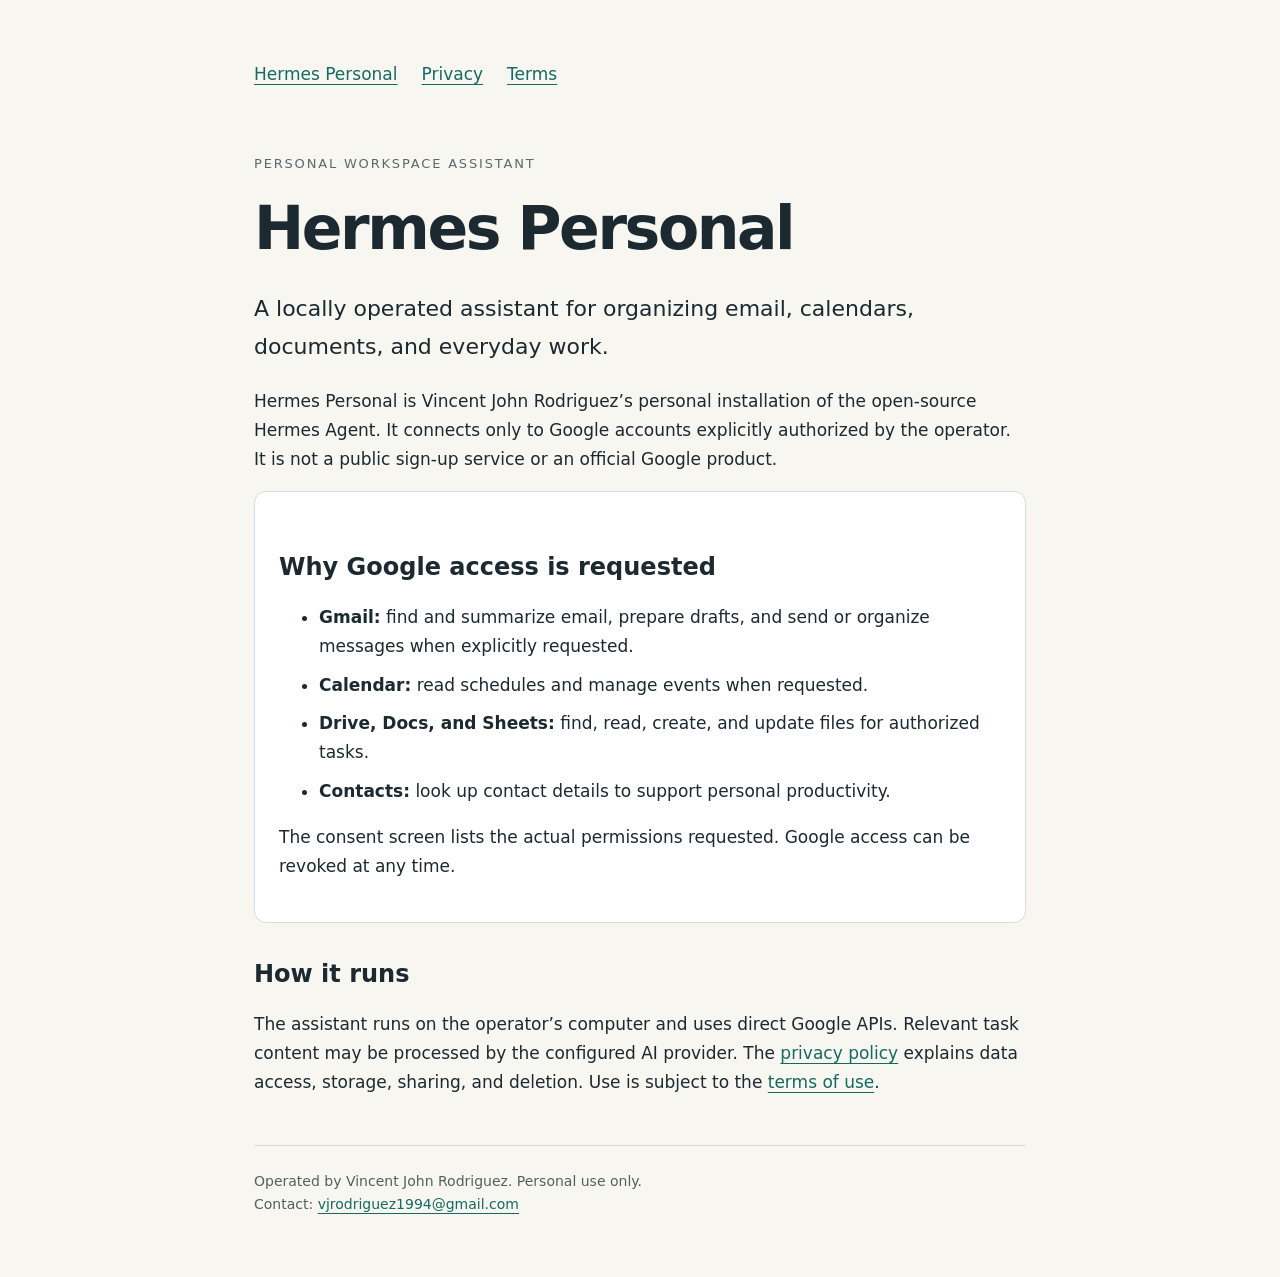
<file: index.html>
<!doctype html>
<html lang="en"><head><meta charset="utf-8"><meta name="viewport" content="width=device-width,initial-scale=1"><title>Personal productivity assistant | Hermes Personal</title><meta name="description" content="Hermes Personal: a personal productivity assistant operated by Vincent John Rodriguez."><link rel="stylesheet" href="style.css"></head><body><main><nav aria-label="Main navigation"><a href="./">Hermes Personal</a><a href="privacy.html">Privacy</a><a href="terms.html">Terms</a></nav><p class="eyebrow">Personal workspace assistant</p><h1>Hermes Personal</h1><p class="lead">A locally operated assistant for organizing email, calendars, documents, and everyday work.</p><p>Hermes Personal is Vincent John Rodriguez’s personal installation of the open-source Hermes Agent. It connects only to Google accounts explicitly authorized by the operator. It is not a public sign-up service or an official Google product.</p><section class="card"><h2>Why Google access is requested</h2><ul><li><strong>Gmail:</strong> find and summarize email, prepare drafts, and send or organize messages when explicitly requested.</li><li><strong>Calendar:</strong> read schedules and manage events when requested.</li><li><strong>Drive, Docs, and Sheets:</strong> find, read, create, and update files for authorized tasks.</li><li><strong>Contacts:</strong> look up contact details to support personal productivity.</li></ul><p>The consent screen lists the actual permissions requested. Google access can be revoked at any time.</p></section><h2>How it runs</h2><p>The assistant runs on the operator’s computer and uses direct Google APIs. Relevant task content may be processed by the configured AI provider. The <a href="privacy.html">privacy policy</a> explains data access, storage, sharing, and deletion. Use is subject to the <a href="terms.html">terms of use</a>.</p><footer>Operated by Vincent John Rodriguez. Personal use only.<br>Contact: <a href="mailto:vjrodriguez1994@gmail.com">vjrodriguez1994@gmail.com</a></footer></main></body></html>
</file>
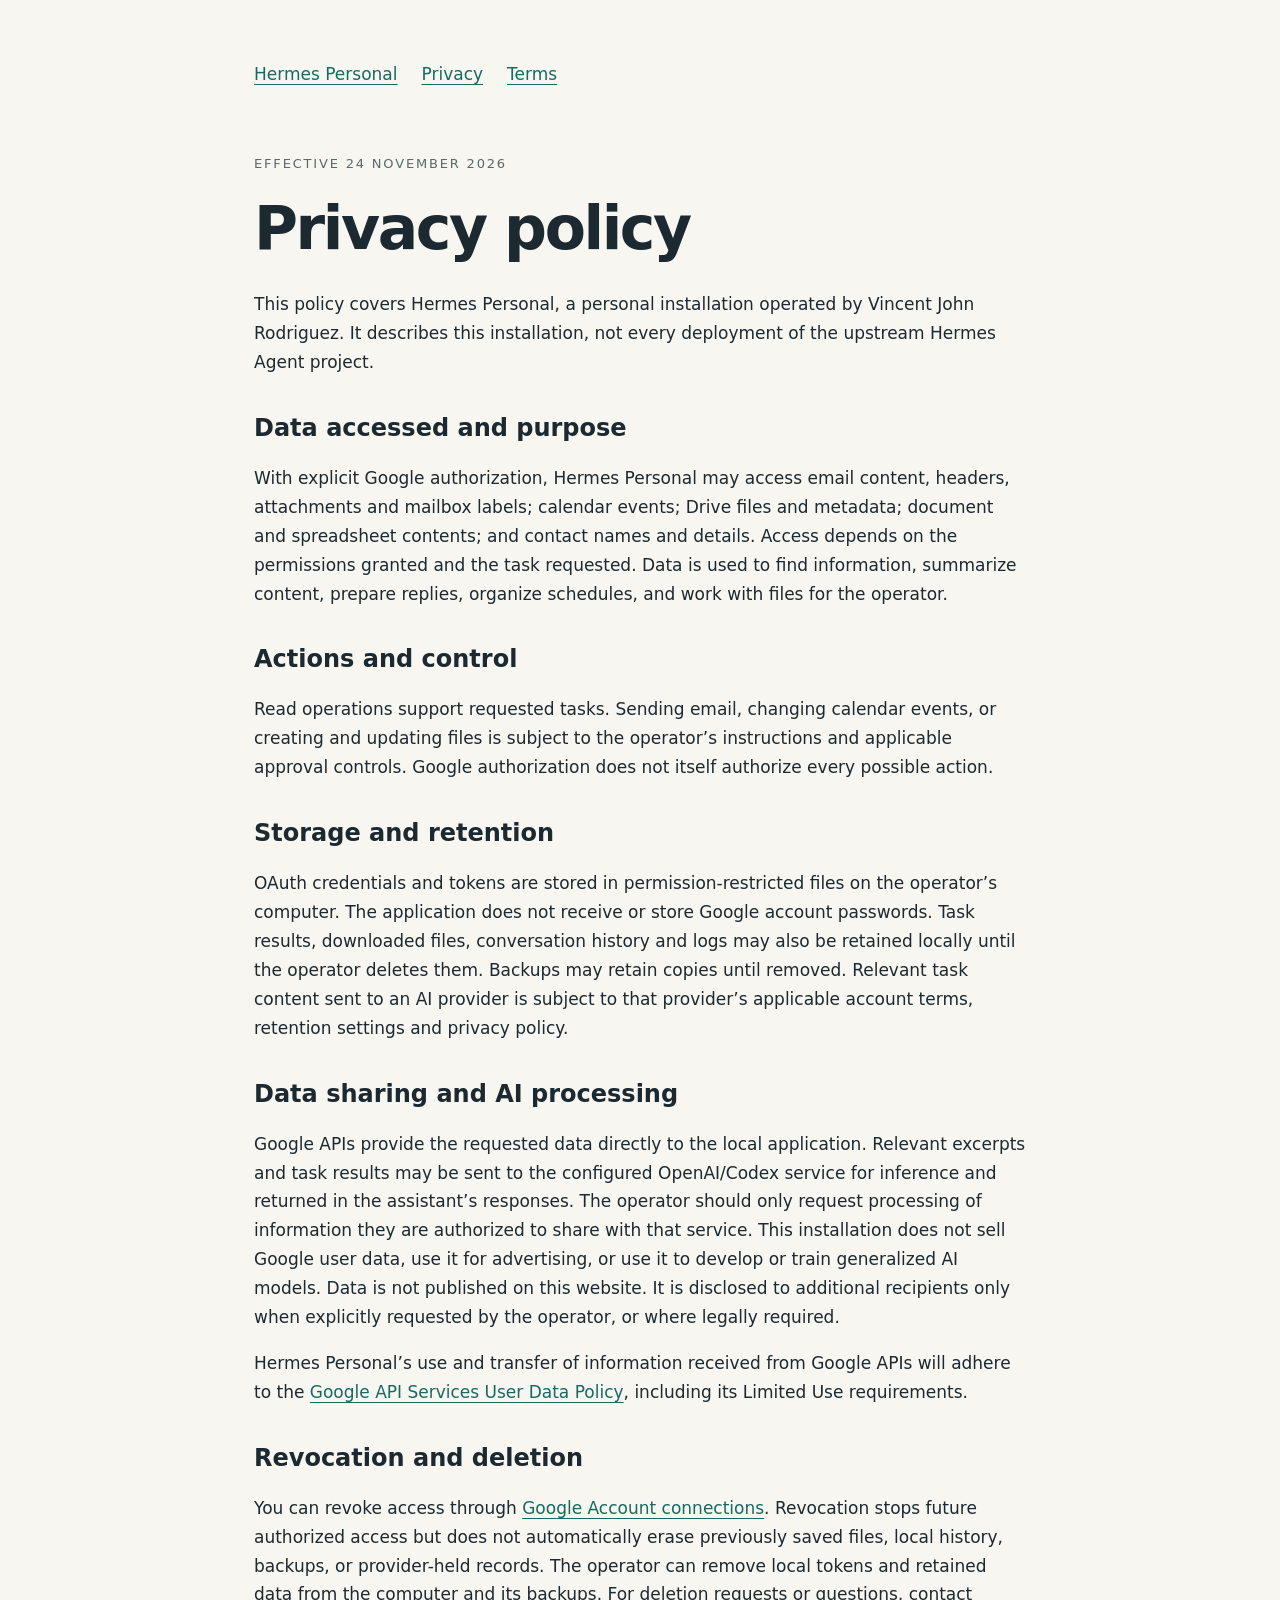
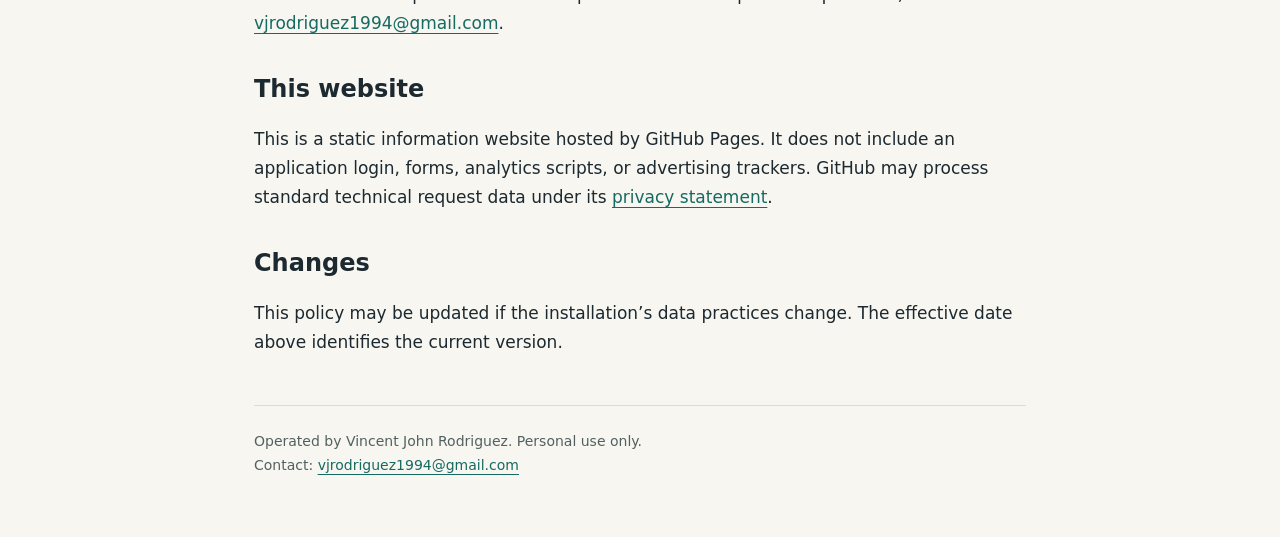
<file: privacy.html>
<!doctype html>
<html lang="en"><head><meta charset="utf-8"><meta name="viewport" content="width=device-width,initial-scale=1"><title>Privacy policy | Hermes Personal</title><meta name="description" content="Hermes Personal: a personal productivity assistant operated by Vincent John Rodriguez."><link rel="stylesheet" href="style.css"></head><body><main><nav aria-label="Main navigation"><a href="./">Hermes Personal</a><a href="privacy.html">Privacy</a><a href="terms.html">Terms</a></nav><p class="eyebrow">Effective 24 November 2026</p><h1>Privacy policy</h1><p>This policy covers Hermes Personal, a personal installation operated by Vincent John Rodriguez. It describes this installation, not every deployment of the upstream Hermes Agent project.</p><h2>Data accessed and purpose</h2><p>With explicit Google authorization, Hermes Personal may access email content, headers, attachments and mailbox labels; calendar events; Drive files and metadata; document and spreadsheet contents; and contact names and details. Access depends on the permissions granted and the task requested. Data is used to find information, summarize content, prepare replies, organize schedules, and work with files for the operator.</p><h2>Actions and control</h2><p>Read operations support requested tasks. Sending email, changing calendar events, or creating and updating files is subject to the operator’s instructions and applicable approval controls. Google authorization does not itself authorize every possible action.</p><h2>Storage and retention</h2><p>OAuth credentials and tokens are stored in permission-restricted files on the operator’s computer. The application does not receive or store Google account passwords. Task results, downloaded files, conversation history and logs may also be retained locally until the operator deletes them. Backups may retain copies until removed. Relevant task content sent to an AI provider is subject to that provider’s applicable account terms, retention settings and privacy policy.</p><h2>Data sharing and AI processing</h2><p>Google APIs provide the requested data directly to the local application. Relevant excerpts and task results may be sent to the configured OpenAI/Codex service for inference and returned in the assistant’s responses. The operator should only request processing of information they are authorized to share with that service. This installation does not sell Google user data, use it for advertising, or use it to develop or train generalized AI models. Data is not published on this website. It is disclosed to additional recipients only when explicitly requested by the operator, or where legally required.</p><p>Hermes Personal’s use and transfer of information received from Google APIs will adhere to the <a href="https://developers.google.com/terms/api-services-user-data-policy">Google API Services User Data Policy</a>, including its Limited Use requirements.</p><h2>Revocation and deletion</h2><p>You can revoke access through <a href="https://myaccount.google.com/connections">Google Account connections</a>. Revocation stops future authorized access but does not automatically erase previously saved files, local history, backups, or provider-held records. The operator can remove local tokens and retained data from the computer and its backups. For deletion requests or questions, contact <a href="mailto:vjrodriguez1994@gmail.com">vjrodriguez1994@gmail.com</a>.</p><h2>This website</h2><p>This is a static information website hosted by GitHub Pages. It does not include an application login, forms, analytics scripts, or advertising trackers. GitHub may process standard technical request data under its <a href="https://docs.github.com/en/site-policy/privacy-policies/github-general-privacy-statement">privacy statement</a>.</p><h2>Changes</h2><p>This policy may be updated if the installation’s data practices change. The effective date above identifies the current version.</p><footer>Operated by Vincent John Rodriguez. Personal use only.<br>Contact: <a href="mailto:vjrodriguez1994@gmail.com">vjrodriguez1994@gmail.com</a></footer></main></body></html>
</file>
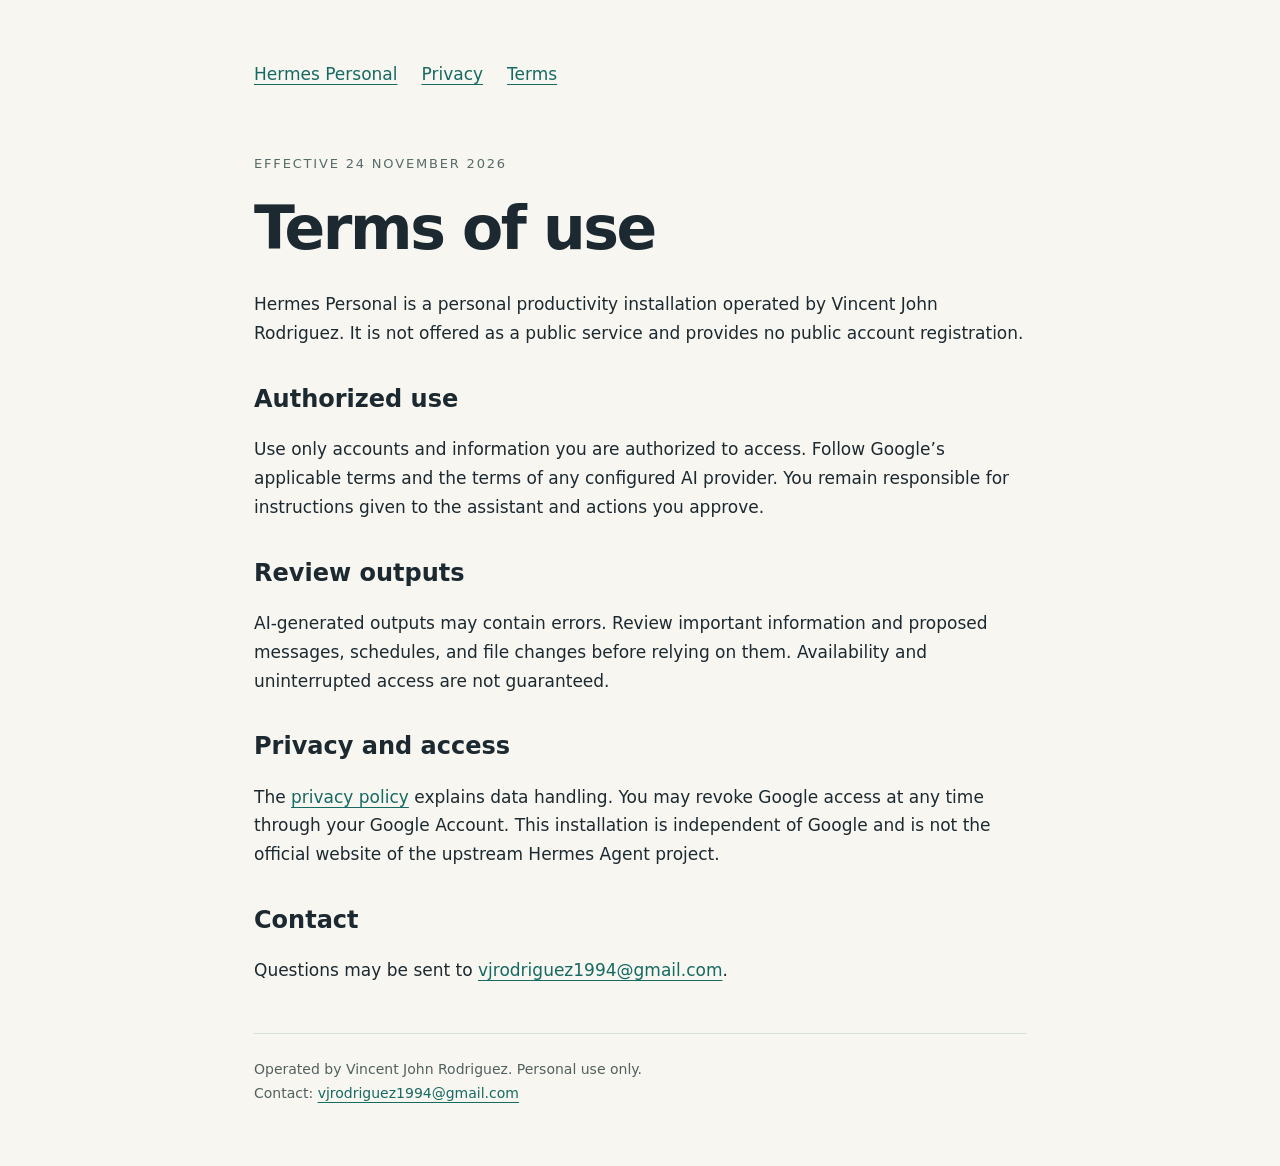
<file: terms.html>
<!doctype html>
<html lang="en"><head><meta charset="utf-8"><meta name="viewport" content="width=device-width,initial-scale=1"><title>Terms of use | Hermes Personal</title><meta name="description" content="Hermes Personal: a personal productivity assistant operated by Vincent John Rodriguez."><link rel="stylesheet" href="style.css"></head><body><main><nav aria-label="Main navigation"><a href="./">Hermes Personal</a><a href="privacy.html">Privacy</a><a href="terms.html">Terms</a></nav><p class="eyebrow">Effective 24 November 2026</p><h1>Terms of use</h1><p>Hermes Personal is a personal productivity installation operated by Vincent John Rodriguez. It is not offered as a public service and provides no public account registration.</p><h2>Authorized use</h2><p>Use only accounts and information you are authorized to access. Follow Google’s applicable terms and the terms of any configured AI provider. You remain responsible for instructions given to the assistant and actions you approve.</p><h2>Review outputs</h2><p>AI-generated outputs may contain errors. Review important information and proposed messages, schedules, and file changes before relying on them. Availability and uninterrupted access are not guaranteed.</p><h2>Privacy and access</h2><p>The <a href="privacy.html">privacy policy</a> explains data handling. You may revoke Google access at any time through your Google Account. This installation is independent of Google and is not the official website of the upstream Hermes Agent project.</p><h2>Contact</h2><p>Questions may be sent to <a href="mailto:vjrodriguez1994@gmail.com">vjrodriguez1994@gmail.com</a>.</p><footer>Operated by Vincent John Rodriguez. Personal use only.<br>Contact: <a href="mailto:vjrodriguez1994@gmail.com">vjrodriguez1994@gmail.com</a></footer></main></body></html>
</file>
<file: style.css>
*{box-sizing:border-box}body{margin:0;background:#f7f6f1;color:#1c2930;font:17px/1.7 system-ui,sans-serif}main{max-width:820px;margin:0 auto;padding:60px 24px}nav{display:flex;gap:24px;flex-wrap:wrap;margin-bottom:64px}a{color:#166a62;text-underline-offset:4px}h1{font-size:clamp(36px,7vw,60px);line-height:1.12;letter-spacing:-.04em;margin:20px 0 28px}h2{font-size:24px;line-height:1.3;margin-top:36px}.eyebrow{font-size:13px;letter-spacing:.14em;text-transform:uppercase;color:#576b69}.lead{font-size:22px}.card{border:1px solid #d5ded9;border-radius:12px;padding:24px;background:#fff}footer{border-top:1px solid #d5ded9;margin-top:48px;padding-top:24px;font-size:14px;color:#52615f}li{margin-bottom:10px}
</file>
